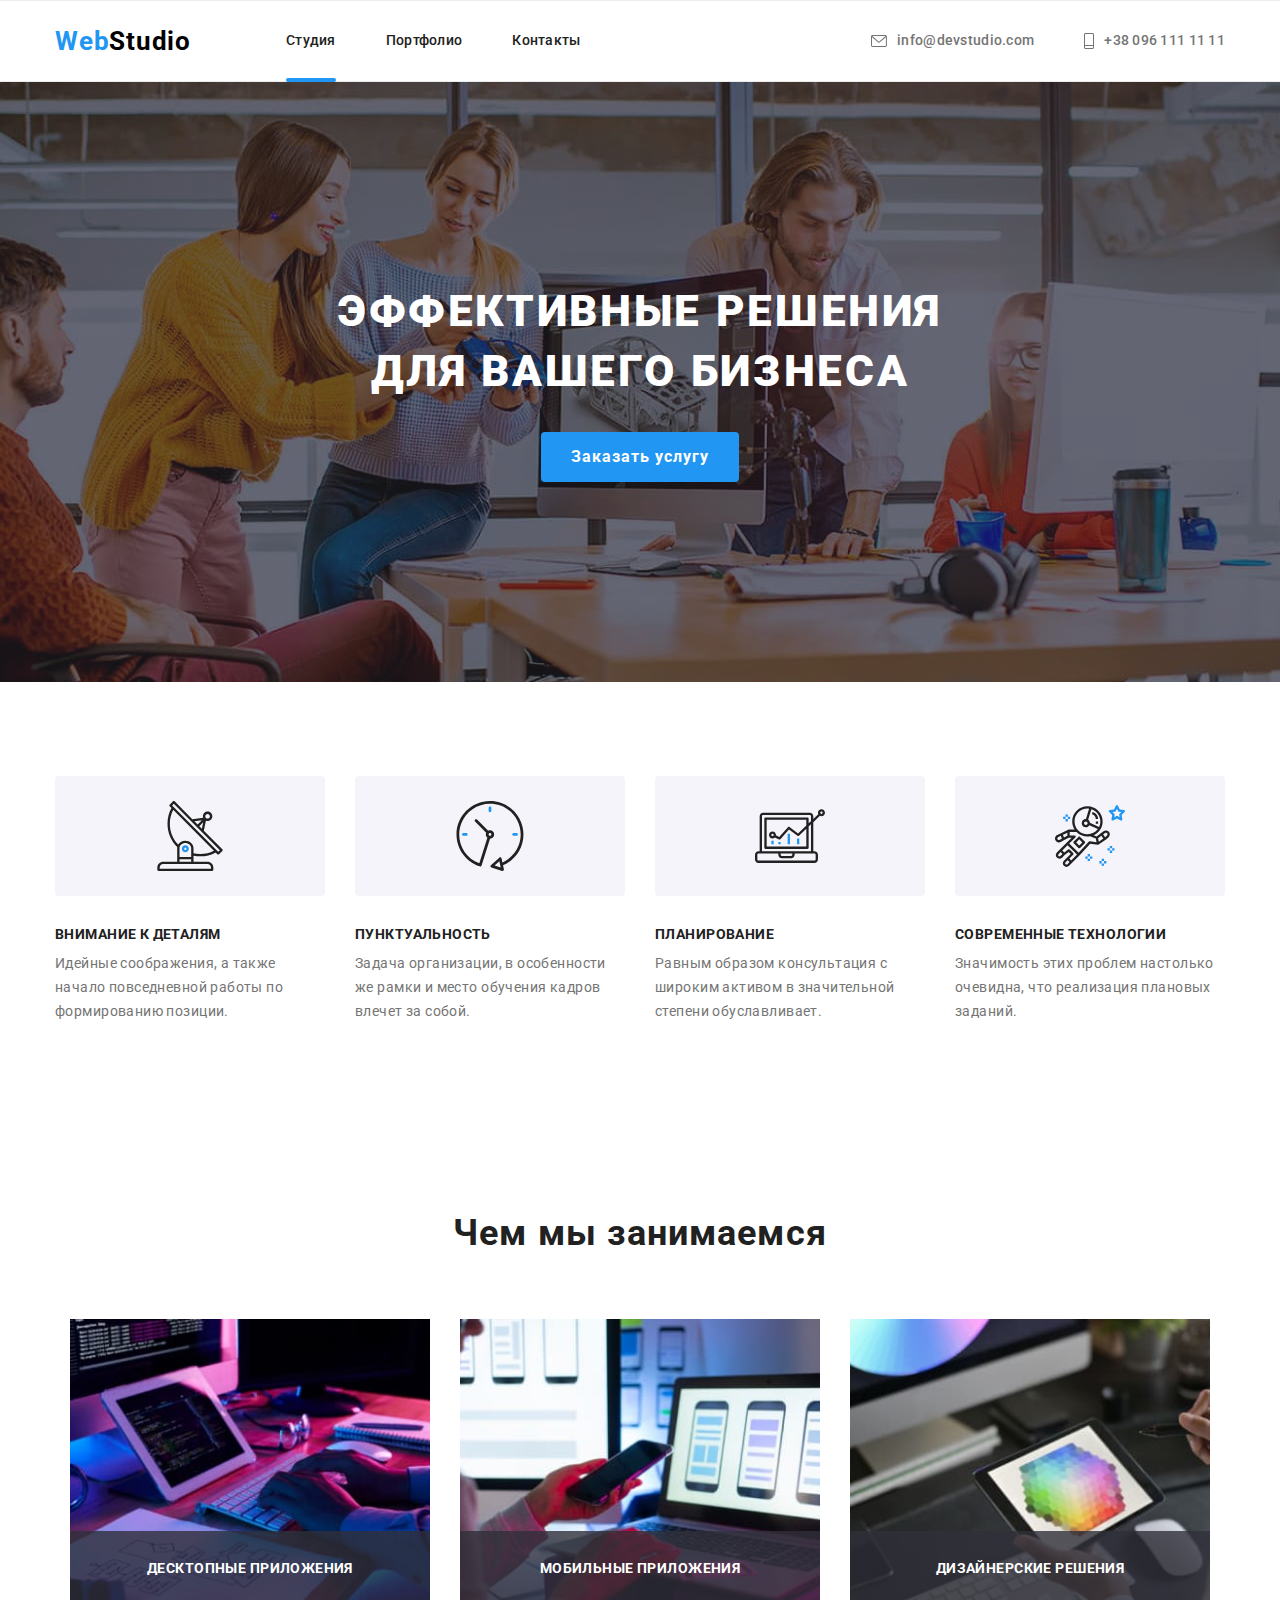
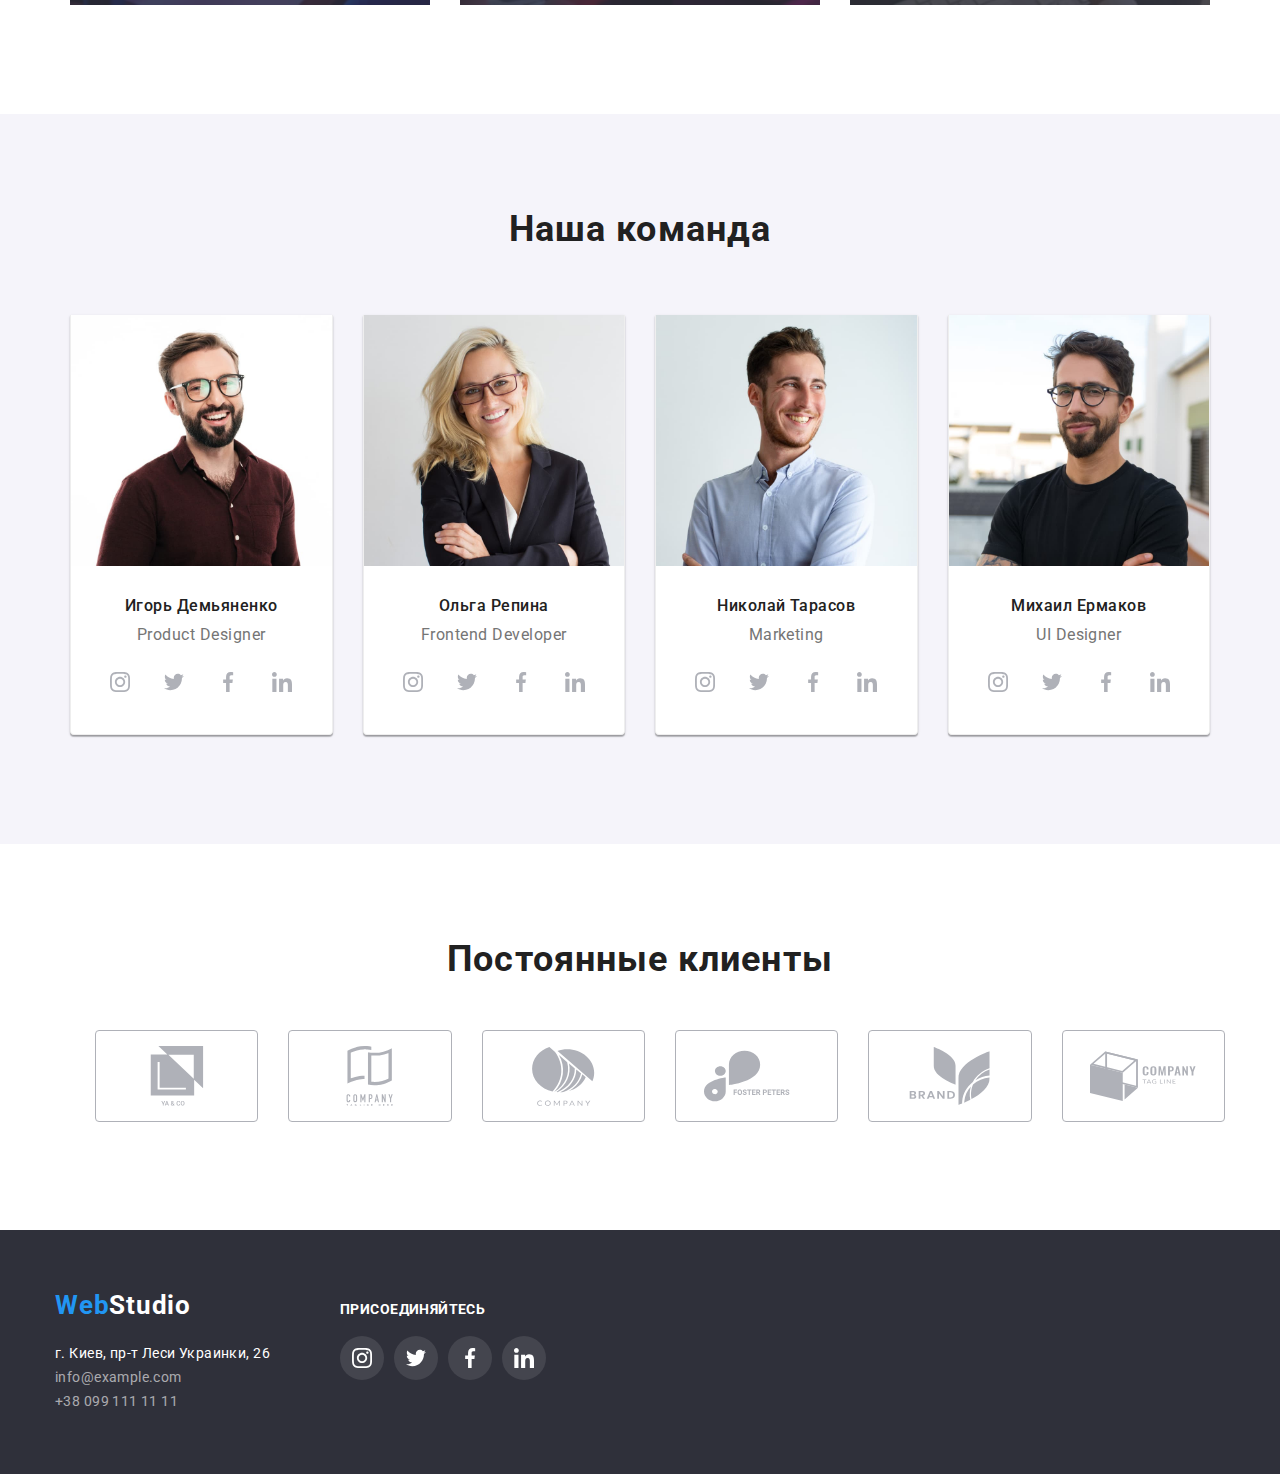
<file: index.html>
<!DOCTYPE html>
<html lang="ru">
<head>
    <meta charset="UTF-8">
    <meta http-equiv="X-UA-Compatible" content="IE=edge">
    <meta name="viewport" content="width=device-width, initial-scale=1.0">
    <title>Document</title>
    <!--Шрифты-->
    <link rel="preconnect" href="https://fonts.googleapis.com">
    <link rel="preconnect" href="https://fonts.gstatic.com" crossorigin>
    <link href="https://fonts.googleapis.com/css2?family=Raleway:wght@500&family=Roboto:wght@400;500;700;900&display=swap"
        rel="stylesheet">
    <!-- Конец шрифтов -->

    <!-- Normalize styles старт -->
    <link rel="stylesheet" href="https://cdn.jsdelivr.net/npm/modern-normalize@1.1.0/modern-normalize.min.css">
    <!-- Normalize styles конец -->

    <!--Кастомные стили-->
    <link rel="stylesheet" href="./css/styles.css">
</head>

<body data-body>

    <!--Шапка сайта-->
    
    <header class="header header-wrapper">
        <div class="container header-container">
            <nav class="header-container">
        <a class="header-logo link" href="./index.html">Web<span class="logo">Studio</span>
            </a>

        <ul class="header-list list header-color">
            <li class="header-list-item nav-site-studio"><a class="nav-link link current" href="./index.html" >Студия</a></li>
            <li class="header-list-item"><a class="nav-link link" href="./portfolio.html">Портфолио</a></li>
            <li class="header-list-item"><a class="nav-link link" href="./index.html">Контакты</a></li>
        </ul>
    </nav>

        <ul class="header-list header-contact list">
            <li class="header-cntct header-contacts-item"><a class="header-link link" href="mailto:info@devstudio.com">
            <svg class="contact-link-icon" width="16" height="12">
            <use href="./images/icons.svg#icon-envelope"></use>
        </svg>info@devstudio.com</a></li>

            <li class="header-tel-item"><a class="header-link link" href="tel:+380961111111">
            <svg class="contact-link-icon" width="10" height="16">
            <use href="./images/icons.svg#icon-telephone"></use>
        </svg>+38 096 111 11 11</a></li>

    </ul>
        </div>
            </header>



    <main>
        <!--Герой-->
<section class="hero overlay">
    <div class="container">
        <h1 class="uppertitle">Эффективные решения для вашего бизнеса</h1>
            <button class="hero-btn btn" type="button" data-modal-open>Заказать услугу</button>
        </div>
    </section>

    <!--Преимущества-->
<section class="benefits benefits-services section-distance">
    <div class="container">
        <h2 class="hidden">Преимущества</h2>
    <ul class="list benefits-us">
    
        <li class="benefits-info">
            <div class="benefits-icon-list">
                <svg class="benefits-icon" width="70" height="70"> 
                    <use href="./images/icons.svg#icon-antenna"></use>
                </svg>
            </div>
        <h3 class="benefits-about">Внимание к деталям</h3>
                <p class="benefits-description">Идейные соображения, а также начало повседневной работы по формированию позиции.</p>
        
        </li>

        <li class="benefits-info">
            <div class="benefits-icon-list">
                <svg class="benefits-icon" width="70" height="70">
                    <use href="./images/icons.svg#icon-clock"></use>
                </svg>
            </div>
        <h3 class="benefits-about">Пунктуальность</h3>

            <p class="benefits-description">Задача организации, в особенности же рамки и место обучения кадров влечет за собой.</p>

        </li>
    
        <li class="benefits-info">
            <div class="benefits-icon-list">
                <svg class="benefits-icon" width="70" height="70">
                    <use href="./images/icons.svg#icon-diagram"></use>
                </svg>
            </div>
        <h3 class="benefits-about">Планирование</h3>
        <p class="benefits-description">Равным образом консультация с широким активом в значительной степени обуславливает.</p>
    </li>

    <li class="benefits-info">
        <div class="benefits-icon-list">
            <svg class="benefits-icon" width="70" height="70">
                <use href="./images/icons.svg#icon-astronaut"></use>
            </svg>
        </div>
        <h3 class="benefits-about">Современные технологии</h3>
        <p class="benefits-description">Значимость этих проблем настолько очевидна, что реализация плановых заданий.</p>
    </li>
    </ul>
    </div>
</section>

<!--Чем занимаются-->
<section class="about section-distance">
    <div class="container">
    <h2 class="about-us">Чем мы занимаемся</h2>

<ul class="list about-img"> 
    <li class="card-img">
        <div class="img-wrapper">
        <img class="img" src="./images/foto1maket1.jpg" alt="человек печатает" width="370"> 
        <p class="desc">десктопные приложения</p>
        </div>
    </li>
    <li class="card-img">
        <div class="img-wrapper">
        <img src="./images/foto2maket1.jpg" alt="рука с телефоном" width="370">
        <p class="desc">мобильные приложения</p>
        </div>
    </li>
    <li class="card-img">
        <div class="img-wrapper">
        <img src="./images/foto3maket1.jpg" alt="планшет" width="370">
        <p class="desc">дизайнерские решения</p>
        </div>
    </li>
</ul>
    </div>
</section>

<!--Команда-->
<section class="team section-distance">
    <div class="container">
    <h2 class="team-us">Наша команда</h2>

    <ul class="list about-img card-set card-set-foto">
        <li class="team-item card-set-item team-wrapper">
            <img class="team-img" src="./images/team1maket1.jpg" alt="мужчина в коричневой рубашке" width="270">
        <div class="cards">
            <h3 class="team-employees">Игорь Демьяненко</h3>
        <p class="place-work" lang="en">Product Designer</p>

        <ul class="team-soc-list">
        
            <li class="team-soc-item">
                <a href="" class="team-soc-link">
                    <svg class="team-soc-icon" width="20px" height="20px">
                        <use href="./images/icons.svg#icon-instagram"></use>
                    </svg>
                </a>
            </li>
        
            <li class="team-soc-item">
                <a href="" class="team-soc-link">
                    <svg class="team-soc-icon" width="20px" height="20px">
                        <use href="./images/icons.svg#icon-twitter"></use>
                    </svg>
                </a>
            </li>
        
            <li class="team-soc-item">
                <a href="" class="team-soc-link">
                    <svg class="team-soc-icon" width="20px" height="20px">
                        <use href="./images/icons.svg#icon-facebook"></use>
                    </svg>
                </a>
            </li>
        
            <li class="team-soc-item">
                <a href="" class="team-soc-link">
                    <svg class="team-soc-icon" width="20px" height="20px">
                        <use href="./images/icons.svg#icon-linkedin"></use>
                    </svg>
                </a>
            </li>
        </ul>
    
    </div>

       
        </li>

        <li class="team-item card-set-item team-wrapper">
            <img class="team-img" src="./images/team2maket1.jpg" alt="женщина в очках" width="270">
        <div class="cards"><h3 class="team-employees">Ольга Репина</h3>
        <p class="place-work" lang="en">Frontend Developer</p>
            <ul class="team-soc-list">
            
                <li class="team-soc-item">
                    <a href="" class="team-soc-link">
                        <svg class="team-soc-icon" width="20px" height="20px">
                            <use href="./images/icons.svg#icon-instagram"></use>
                        </svg>
                    </a>
                </li>
            
                <li class="team-soc-item">
                    <a href="" class="team-soc-link">
                        <svg class="team-soc-icon" width="20px" height="20px">
                            <use href="./images/icons.svg#icon-twitter"></use>
                        </svg>
                    </a>
                </li>
            
                <li class="team-soc-item">
                    <a href="" class="team-soc-link">
                        <svg class="team-soc-icon" width="20px" height="20px">
                            <use href="./images/icons.svg#icon-facebook"></use>
                        </svg>
                    </a>
                </li>
            
                <li class="team-soc-item">
                    <a href="" class="team-soc-link">
                        <svg class="team-soc-icon" width="20px" height="20px">
                            <use href="./images/icons.svg#icon-linkedin"></use>
                        </svg>
                    </a>
                </li>
            
            </ul>
    </div>

       
        </li>

        <li class="team-item card-set-item team-wrapper">
            <img class="team-img" src="./images/team3maket1.jpg" alt="мужчина в светлой рубашке" width="270">
        <div class="cards"><h3 class="team-employees">Николай Тарасов</h3>
        <p class="place-work" lang="en">Marketing</p>
            <ul class="team-soc-list">
            
                <li class="team-soc-item">
                    <a href="" class="team-soc-link">
                        <svg class="team-soc-icon" width="20px" height="20px">
                            <use href="./images/icons.svg#icon-instagram"></use>
                        </svg>
                    </a>
                </li>
            
                <li class="team-soc-item">
                    <a href="" class="team-soc-link">
                        <svg class="team-soc-icon" width="20px" height="20px">
                            <use href="./images/icons.svg#icon-twitter"></use>
                        </svg>
                    </a>
                </li>
            
                <li class="team-soc-item">
                    <a href="" class="team-soc-link">
                        <svg class="team-soc-icon" width="20px" height="20px">
                            <use href="./images/icons.svg#icon-facebook"></use>
                        </svg>
                    </a>
                </li>
            
                <li class="team-soc-item">
                    <a href="" class="team-soc-link">
                        <svg class="team-soc-icon" width="20px" height="20px">
                            <use href="./images/icons.svg#icon-linkedin"></use>
                        </svg>
                    </a>
                </li>
            
            </ul>
    </div>

        
        </li>

        <li class="team-item card-set-item team-wrapper">
            <img class="team-img" src="./images/team4maket1.jpg" alt="мужчина в черной футболке" width="270">
        <div class="cards"><h3 class="team-employees">Михаил Ермаков</h3>
        <p class="place-work" lang="en">UI Designer</p>
        <ul class="team-soc-list">
        
            <li class="team-soc-item">
                <a href="" class="team-soc-link">
                    <svg class="team-soc-icon" width="20px" height="20px">
                        <use href="./images/icons.svg#icon-instagram"></use>
                    </svg>
                </a>
            </li>
        
            <li class="team-soc-item">
                <a href="" class="team-soc-link">
                    <svg class="team-soc-icon" width="20px" height="20px">
                        <use href="./images/icons.svg#icon-twitter"></use>
                    </svg>
                </a>
            </li>
        
            <li class="team-soc-item">
                <a href="" class="team-soc-link">
                    <svg class="team-soc-icon" width="20px" height="20px">
                        <use href="./images/icons.svg#icon-facebook"></use>
                    </svg>
                </a>
            </li>
        
            <li class="team-soc-item">
                <a href="" class="team-soc-link">
                    <svg class="team-soc-icon" width="20px" height="20px">
                        <use href="./images/icons.svg#icon-linkedin"></use>
                    </svg>
                </a>
            </li>
        
        </ul>
    </div>

        
    </li>
    </ul>
    </div>
</section>

    <section>
        <div class="container">
            <h2 class="regular-customers">Постоянные клиенты</h2>
            <ul class="regular-us">
                <li class="regular-info">
                    <a href="" class="regular-icon-list">
                    <svg class="regular-icon" width="106" height="60">
                        <use href="./images/icons.svg#icon-group-1"></use>
                    </svg>
                </a></li>
                <li class="regular-info">
                    <a href="" class="regular-icon-list">
                    <svg class="regular-icon" width="106" height="60">
                        <use href="./images/icons.svg#icon-group-2"></use>
                    </svg>
                </a></li>
                <li class="regular-info">
                    <a href="" class="regular-icon-list">
                    <svg class="regular-icon" width="106" height="60">
                        <use href="./images/icons.svg#icon-group-3"></use>
                    </svg>
                </a></li>
                <li class="regular-info">
                    <a href="" class="regular-icon-list">
                    <svg class="regular-icon" width="106" height="60">
                        <use href="./images/icons.svg#icon-group-4"></use>
                    </svg>
                </a></li>
                <li class="regular-info">
                    <a href="" class="regular-icon-list">
                    <svg class="regular-icon" width="106" height="60">
                        <use href="./images/icons.svg#icon-group-5"></use>
                    </svg>
                </a></li>
                <li class="regular-info">
                    <a href="" class="regular-icon-list">
                    <svg class="regular-icon" width="106" height="60">
                        <use href="./images/icons.svg#icon-group-6"></use>
                    </svg>
                </a></li>
            </ul>


        </div>
    </section>


    </main>


<!--Футер-->
    <footer class="footer">
    <div class="container footer-container">
        <div class="footer-cntct">
    <a class="footer-logo link" href="./index.html">Web<span class="footer-logo-ft">Studio</span></a>

    <address>
        <p class="address">г. Киев, пр-т Леси Украинки, 26</p>

    <ul class="list footer-contact">
    
        <li><a class="link link-footer" href="mailto:info@example.com">info@example.com</a></li>
        <li><a class="link link-footer" href="tel:+380991111111">+38 099 111 11 11</a></li>
    
    </ul>
    </address>
    </div>

    <div class="soc-links-footer-section">
        <h3 class="soc-links-footer-title">присоединяйтесь</h3>
        <ul class="soc-links-footer-list">
            <li class="soc-links-footer-item">
                <a class="soc-links-footer">
                    <svg class="soc-links-footer-link" width="20" height="20">
                        <use href="./images/icons.svg#icon-instagram"></use>
                    </svg>
                </a>
            </li>

            <li class="soc-links-footer-item">
                <a class="soc-links-footer">
                    <svg class="soc-links-footer-link" width="20" height="20">
                        <use href="./images/icons.svg#icon-twitter"></use>
                    </svg>
                </a>
            </li>

            <li class="soc-links-footer-item">
                <a class="soc-links-footer">
                    <svg class="soc-links-footer-link" width="20" height="20">
                        <use href="./images/icons.svg#icon-facebook"></use>
                    </svg>
                </a>
            </li>

            <li class="soc-links-footer-item">
                <a class="soc-links-footer">
                    <svg class="soc-links-footer-link" width="20" height="20">
                        <use href="./images/icons.svg#icon-linkedin"></use>
                    </svg>
                </a>
            </li>
            
        </ul>
    </div>

</div>
</footer>

<!-- Модальное окно -->

<div class="backdrop is-hidden" data-modal>
    <div class="modal">
        <button type="button" class="modal-close-btn" data-modal-close>
            <svg class="modal-close-btn-img" width="18" height="18">
                <use href="./images/icons.svg#icon-close-black-18dp-2-1-1"></use>
            </svg>
        </button>

    </div>
</div>
        <script src="./js/modal.js"></script>
</body>
</html>
</file>
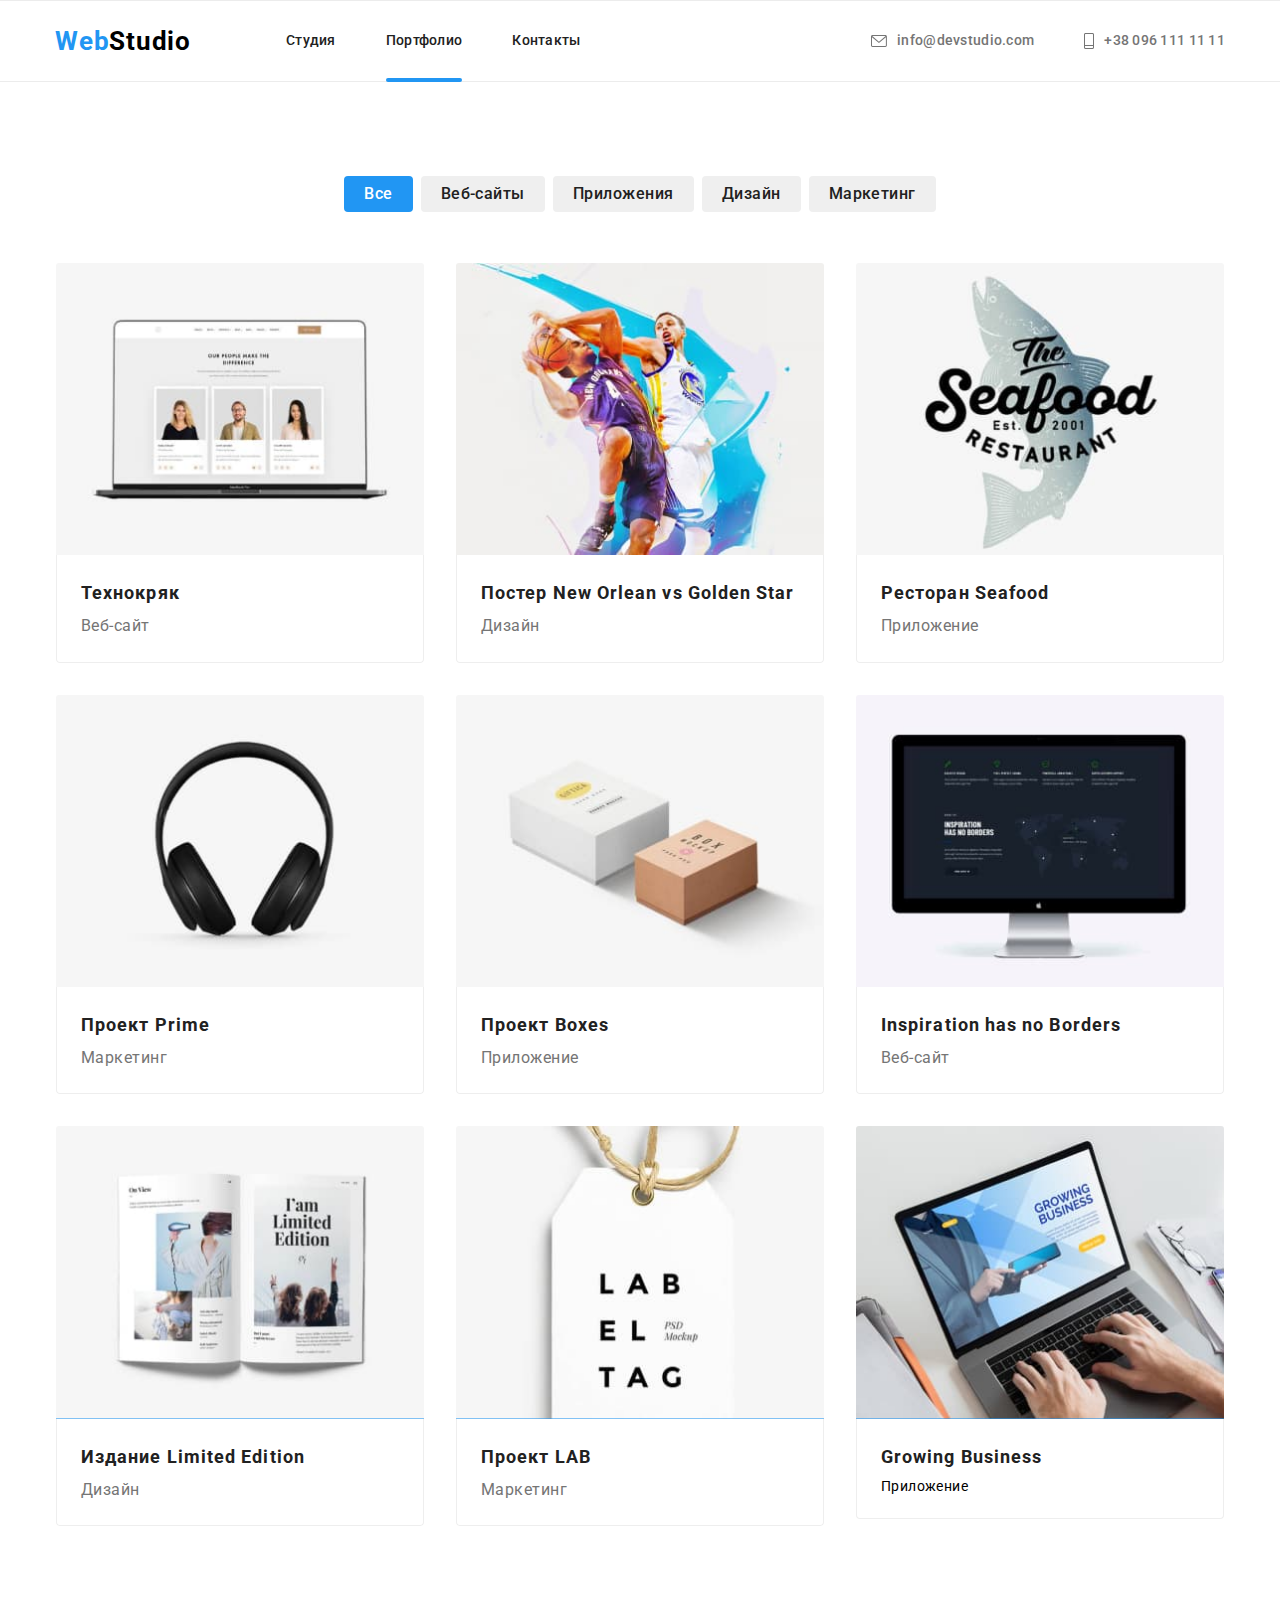
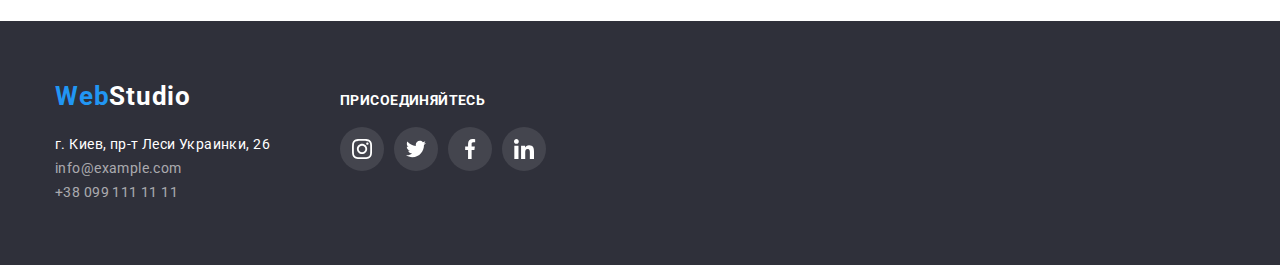
<file: portfolio.html>
<!DOCTYPE html>
<html lang="en">
<head>
    <meta charset="UTF-8">
    <meta http-equiv="X-UA-Compatible" content="IE=edge">
    <meta name="viewport" content="width=device-width, initial-scale=1.0">
    <title>Portfolio</title>
<!--Шрифты-->
<link rel="preconnect" href="https://fonts.googleapis.com">
<link rel="preconnect" href="https://fonts.gstatic.com" crossorigin>
<link href="https://fonts.googleapis.com/css2?family=Raleway:wght@500&family=Roboto:wght@400;500;700;900&display=swap"
    rel="stylesheet">
<!-- Конец шрифтов -->

<!-- Normalize styles старт -->
<link rel="stylesheet" href="https://cdn.jsdelivr.net/npm/modern-normalize@1.1.0/modern-normalize.min.css">
<!-- Normalize styles конец -->

<!-- Кастомніе стили -->
    <link rel="stylesheet" href="./css/styles.css">
    
    
    </head>

<body>
    <!--Шапка сайта-->
    
    <header class="header header-wrapper">
        <div class="container header-container">
        <nav class="header-container">
            <a class="header-logo link" href="./index.html">Web<span class="logo">Studio</span></a>

            <ul class="header-list list header-color">
                <li class="header-list-item"><a class="nav-link link" href="./index.html">Студия</a></li>
                <li class="header-list-item nav-site-portfolio"><a class="nav-link link current" href="./portfolio.html">Портфолио</a></li>
                <li class="header-list-item"><a class="nav-link link" href="./index.html">Контакты</a></li>
            </ul>
        </nav>

        <ul class="header-list header-contact list">
             <li class="header-cntct header-contacts-item"><a class="header-link link" href="mailto:info@devstudio.com">
                <svg class="contact-link-icon" width="16" height="12">
                    <use href="./images/icons.svg#icon-envelope"></use>
                </svg>info@devstudio.com</a></li>

            <li class="header-tel-item"><a class="header-link link" href="tel:+380961111111">
                <svg class="contact-link-icon" width="10" height="16">
                    <use href="./images/icons.svg#icon-telephone"></use>
                </svg>+38 096 111 11 11</a></li>
        </ul>
            </div>
                </header>

    <main>
    <section class="section-distance">
        <div class="container">
    <!--Кнопки-->
    <h1 class="hidden">Кнопки</h1>
<ul class="button-portfolio">
    <li class="button-item section-shadow"><button class="button-list btn-info current-btn" type="button">Все</button></li>
    <li class="button-item section-shadow"><button class="button-list btn-info" type="button">Веб-сайты</button></li>
    <li class="button-item section-shadow"><button class="button-list btn-info" type="button">Приложения</button></li>
    <li class="button-item section-shadow"><button class="button-list btn-info" type="button">Дизайн</button></li>
    <li class="button-item section-shadow"><button class="button-list btn-info" type="button">Маркетинг</button></li>
</ul>


<!--Список работ-->
  
    
<ul class="card-list about-img card-set">
    <li class="card-img list card-set-item">
        <div class="wrapper">
        <img class="card-link" src="./images/img1.jpg" alt="ноутбук" width="370" height="294">
        <div class="portfolio-overlay">
            <p class="portfolio-desc">Ресурс предлагает комплексные предложения
                 с разным уровнем функционала и сервисов.
                 Все это позволит посетителю получить
            исчерпывающие сведения о компании или частном лице.
        </p>
            </div>
                </div>
            <div class="team-wrapper"><h2 class="card-title">Технокряк</h2>
        <p class="card-text">Веб-сайт</p>
            </div>
                </li>
   
    <li class="card-img list card-set-item">
        <div class="wrapper">
        <img src="./images/img2.jpg" alt="баскетбол" width="370" height="294">
        <div class="portfolio-overlay">
            <p class="portfolio-desc">Ресурс предлагает комплексные предложения
                с разным уровнем функционала и сервисов.
                Все это позволит посетителю получить
                исчерпывающие сведения о компании или частном лице.
        </p>
            </div>
                </div>
             <div class="team-wrapper"><h2 class="card-title">Постер New Orlean vs Golden Star</h2>
        <p class="card-text">Дизайн</p></div>
            </li>
   
    <li class="card-img list card-set-item">
        <div class="wrapper">
        <img src="./images/img3.jpg" alt="рыба" width="370" height="294">
        <div class="portfolio-overlay">
            <p class="portfolio-desc">Ресурс предлагает комплексные предложения
                с разным уровнем функционала и сервисов.
                Все это позволит посетителю получить
                исчерпывающие сведения о компании или частном лице.
            </p>
            </div>
                </div>
            <div class="team-wrapper"><h2 class="card-title">Ресторан Seafood</h2>
        <p class="card-text">Приложение</p></div>
            </li>
    
    <li class="card-img list card-set-item">
        <div class="wrapper">
        <img src="./images/img4.jpg" alt="наушники" width="370" height="294">
        <div class="portfolio-overlay">
            <p class="portfolio-desc">Ресурс предлагает комплексные предложения
                с разным уровнем функционала и сервисов.
                Все это позволит посетителю получить
                исчерпывающие сведения о компании или частном лице.
            </p>
            </div>
                </div>
            <div class="team-wrapper"><h2 class="card-title">Проект Prime</h2>
        <p class="card-text">Маркетинг</p></div>
            </li>
    
    <li class="card-img list card-set-item">
        <div class="wrapper">
        <img src="./images/img5.jpg" alt="коробки" width="370" height="294">
        <div class="portfolio-overlay">
            <p class="portfolio-desc">Ресурс предлагает комплексные предложения
                с разным уровнем функционала и сервисов.
                Все это позволит посетителю получить
                исчерпывающие сведения о компании или частном лице.
            </p>
            </div>
                </div>
            <div class="team-wrapper"><h2 class="card-title">Проект Boxes</h2>
    <p class="card-text">Приложение</p></div>
        </li>
    
    <li class="card-img list card-set-item">
        <div class="wrapper">
        <img src="./images/img6.jpg" alt="монитор" width="370" height="294">
        <div class="portfolio-overlay">
            <p class="portfolio-desc">Ресурс предлагает комплексные предложения
                с разным уровнем функционала и сервисов.
                Все это позволит посетителю получить
                исчерпывающие сведения о компании или частном лице.
            </p>
        </div>
            </div>
        <div class="team-wrapper"><h2 class="card-title">Inspiration has no Borders</h2>
    <p class="card-text">Веб-сайт</p></div>
        </li>
    
    <li class="card-img list card-set-item">
        <div class="wrapper">
        <img src="./images/img7.jpg" alt="журнал" width="370" height="294">
        <div class="portfolio-overlay">
            <p class="portfolio-desc">Ресурс предлагает комплексные предложения
                с разным уровнем функционала и сервисов.
                Все это позволит посетителю получить
                исчерпывающие сведения о компании или частном лице.
            </p>
        </div>
            </div>
        <div class="team-wrapper"><h2 class="card-title">Издание Limited Edition</h2>
    <p class="card-text">Дизайн</p></div>
        </li>
    
    <li class="card-img list card-set-item">
        <div class="wrapper">
        <img src="./images/img8.jpg" alt="брелок" width="370" height="294">
        <div class="portfolio-overlay">
            <p class="portfolio-desc">Ресурс предлагает комплексные предложения
                с разным уровнем функционала и сервисов.
                Все это позволит посетителю получить
                исчерпывающие сведения о компании или частном лице.
            </p>
        </div>
            </div>
        <div class="team-wrapper"><h2 class="card-title">Проект LAB</h2>
    <p class="card-text">Маркетинг</p></div>
        </li>
   
    <li class="card-img list card-set-item">
        <div class="wrapper">
        <img src="./images/img9.jpg" alt="ноутбук с руками" width="370" height="294">
        <div class="portfolio-overlay">
            <p class="portfolio-desc">Ресурс предлагает комплексные предложения
                с разным уровнем функционала и сервисов.
                Все это позволит посетителю получить
                исчерпывающие сведения о компании или частном лице.
            </p>
        </div>
            </div>
        <div class="team-wrapper"><h2 class="card-title">Growing Business</h2>
    <p>Приложение</p></div>
        </li>
            </ul>
                </div>
                    </section>
                        </main>


    <!--Футер-->
<footer class="footer">
    <div class="container footer-container">
        <div class="footer-cntct">
            <a class="footer-logo link" href="./index.html">Web<span class="footer-logo-ft">Studio</span>
                </a>
            
                <address>
                <p class="address">г. Киев, пр-т Леси Украинки, 26
                </p>

                <ul class="list footer-contact">

                    <li><a class="link link-footer" href="mailto:info@example.com">info@example.com</a></li>
                    <li><a class="link link-footer" href="tel:+380991111111">+38 099 111 11 11</a></li>

                </ul>
            </address>
        </div>

        <div class="soc-links-footer-section">
            <h3 class="soc-links-footer-title">присоединяйтесь</h3>
            <ul class="soc-links-footer-list">
                <li class="soc-links-footer-item">
                    <a class="soc-links-footer">
                        <svg class="soc-links-footer-link" width="20" height="20">
                            <use href="./images/icons.svg#icon-instagram"></use>
                        </svg>
                    </a>
                </li>

                <li class="soc-links-footer-item">
                    <a class="soc-links-footer">
                        <svg class="soc-links-footer-link" width="20" height="20">
                            <use href="./images/icons.svg#icon-twitter"></use>
                        </svg>
                    </a>
                </li>

                <li class="soc-links-footer-item">
                    <a class="soc-links-footer">
                        <svg class="soc-links-footer-link" width="20" height="20">
                            <use href="./images/icons.svg#icon-facebook"></use>
                        </svg>
                    </a>
                </li>

                <li class="soc-links-footer-item">
                    <a class="soc-links-footer">
                        <svg class="soc-links-footer-link" width="20" height="20">
                            <use href="./images/icons.svg#icon-linkedin"></use>
                        </svg>
                    </a>
                </li>
            </ul>
        </div>
    </div>
</footer>
    </body>
        </html>
</file>
<file: css/styles.css>
:root {
    /* fonts */
    --main-font: "Roboto";
    --secondary-font: "Raleway";

    /* text colors */
    --accent-txt-color: #2196F3;
    --main-color-btn: #212121;
    --card-text: #757575;
    --bg-color: #2F303A;
    --color-light: #FFFFFF;


    /* bg-colors */

    /* others */

    --items: 3;
    --indent: 30px;
    --anim-slow: 250ms cubic-bezier(0.4, 0, 0.2, 1);

}


body {
    font-family: "Roboto", "Raleway", sans-serif;
    font-size: 14px;
    line-height: 1.71;
    letter-spacing: 0.03em;
    
}


/* reset */
h1,
h2,
h3,
h4,
p {
    margin: 0;
}



img {
    display: block;
    max-width: 100%;
    height: auto;
}

section {
    padding: 94px 0;
}





/* Сітка із застосуванням flex-box */

    .img-wrapper {
        position: relative;
        
    }

    .img {
        display: block;
    }

    .desc {
        position: absolute;
        padding: 27px;
        width: 100%;
       
        text-align: center;
        background: rgba(47, 48, 58, 0.8);
        margin: 0;
        bottom: 0;

        font-weight: 700;
        font-size: 14px;
        line-height: 1.43;
        text-align: center;
        letter-spacing: 0.03em;
        text-transform: uppercase;
        color: #FFFFFF;
    }


 .about-img {
    display: flex;
    padding: 0;
    margin: -15px;
    }

 .card-set {
     display: flex;
     flex-wrap: wrap;
     }

   .card-img {
        position: relative;
        overflow: hidden;
        max-width: 100%;
        padding: 0;
        margin: 15px;
        }

 .card-set-item {
    
     display: block;
     flex-basis: calc((100% - var(--indent) * var(--items)) / var(--items));
     max-width: 100%;
     height: auto;
     border-radius: 4px;
     border: 0p;
     border: 1px solid transparent;
     transition: box-shadow var(--anim-slow);
     }

    .card-set-item:hover,
    .card-set-item:focus {
        /* border: 1px solid #EEEEEE; */
        box-shadow: 0px 1px 1px rgba(0, 0, 0, 0.12), 
        0px 4px 4px rgba(0, 0, 0, 0.06), 
        1px 4px 6px rgba(0, 0, 0, 0.16);
        cursor: pointer;
    }

    .wrapper {
        position: relative;
        overflow: hidden;
    }
    
    .portfolio-overlay {
        position: absolute;
        top: 0;
        left: 0;

        transform: translateY(100%);

        width: 100%;
        height: 100%;
        display: flex;
        justify-content: center;
        align-items: center;
        
        background-color: rgba(33, 150, 243, 0.9);
        padding: 63px 24px;

        transition: transform 250ms linear;

    }

    .card-img:hover .portfolio-overlay {
        transform: translateY(0);
    }

        .portfolio-desc {

            font-style: normal;
            font-weight: 400;
            font-size: 18px;
            line-height: 1.56;
            letter-spacing: 0.03em;
            
            color: #FFFFFF;
        }


 .card-img.list.card-set-item {
     margin: 15px;
    }
 
  .card-img.list.card-set-item:nth-child(3n) {
    margin-right: 0;
    }



    .card-set-foto {
        --items: 4;
        }



/* common styles start */

        .no-scroll {
            overflow: hidden;
        }


    .link {
        text-decoration: none;


    }

    .list {
        list-style: none;
        margin: 0;
        padding: 0;
    }

/* common sryles end */

/* Header section */




.container {
    width: 1200px;
    padding-left: 15px;
    padding-right: 15px;
    margin-left: auto;
    margin-right: auto;

}



.link {
    font-weight: 500;
    font-size: 14px;
    line-height: 1.14;
    letter-spacing: 0.02em;
}

 .header-link {
     color: var(--card-text);

     
}

.header-container {
    display: flex;
    align-items: center;
}


.header-list {
    display: flex;
}



.header-contact {
    margin-left: auto
}

.header-contacts-item:not(:last-child) {
    margin-right: 50px;
}

.header-contacts-item {
    display: flex;
    align-items: center;
    justify-content: center;
}

.header-logo {
    margin-right: 95px;
}

    .header-list-item:not(:last-child) {
        margin-right: 50px;
        
}


   

    .nav-link {
        display:block;
        color: var(--main-color-btn);
        padding-top: 32px;
        padding-bottom: 32px;
        transition: color var(--anim-slow);
    }

        .header-list-item {
            position: relative;
        }

            .current::after {
                position: absolute;
                    content: "";
                    display: inline-block;
                    align-items: flex-end;
                    bottom: -1px;
                    width: 100%;
                    height: 4px;
                    left: 0;
                
                    border-radius: 2px;
                    background-color: var(--accent-txt-color);
                    color: var(--accent-txt-color);
            }
            
         


        .current-btn::after {
                position: absolute;
                content: "";
                display: inline-block;
                align-items: flex-end;
                bottom: -1px;
                width: 100%;
                height: 4px;
                left: 0;
            
                border-radius: 2px;
                color: var(--accent-txt-color);
                
                
            
        }

          
    

    .header-contact {
        font-weight: 500;
        font-size: 14px;
        line-height: 1,14;
        letter-spacing: 0.02em;
        color: var(--card-text);
    }


    .header-cntct:not(:last-child) {
        margin-right: 50px;
    }

        .header-link:hover,
        .header-link:focus {
            color: var(--accent-txt-color);
        }
    
    
        .header-link {
            padding-top: 32px;
            padding-bottom: 32px;
            display: flex;
            align-items: center;
            transition: color var(--anim-slow);
        }

        .contact-link-icon {
            margin-right: 10px;
            fill: currentColor;
        }


    /* .header-cntct::before {
        display: block;
        content: "";
        width: 16px;
        height: 12px;
        background-image: url("../images/envelope.svg");
        background-size: contain;
        background-repeat: no-repeat;
        background-position: center;
        margin-right: 10px;
        
    } */

        .header-cntct:hover,
        .header-cntct:focus {
            color: var(--accent-txt-color);
            cursor: pointer;
        }

                /* .header-tel-item::before {
                    display: block;
                        content: "";
                        width: 10px;
                        height: 16px;
                        background-image: url("../images/smartphone.svg");
                        background-size: contain;
                        background-repeat: no-repeat;
                        background-position: center;
                        margin-right: 10px;
                } */

                    .header-tel-item:hover,
                    .header-tel-item:focus {
                        color: var(--accent-txt-color);
                        cursor: pointer;
                    }


        /* .header-contacts-item::before {
            background-image: url("../images/envelope.svg");
           
        } */


    .header-logo {
        font-weight: 700;
            font-size: 26px;
            line-height: 1.19;
            letter-spacing: 0.03em;
            color: var(--accent-txt-color);
    }

        .logo {
            color: #000000;
        }

     

         .main-color-btn {
            color: var(--main-color-btn);
        }



/* Hero section */


   

    .hero {
        background-color: var(--bg-color);
        max-width: 1600px;
        margin-left: auto;
        margin-right: auto;
        height: 600px;
        padding-top: 200px;
        padding-bottom: 200px;
    
        background-image: linear-gradient(to right,
        rgba(47, 48, 58, 0.4),
        rgba(47, 48, 58, 0.4)), 
        url(../images/Hero-img.jpg);
        background-repeat: no-repeat;
        background-position: center;
        background-size: cover;
        
    }

         .uppertitle {
             font-weight: 900;
             font-size: 44px;
             line-height: 1.36;
             text-align: center;
             letter-spacing: 0.06em;
             text-transform: uppercase;
             color: var(--color-light);
             max-width: 696px;
             margin: 0 auto;
             margin-bottom: 30px;
         }

    .hidden {
        display: none;
        
    }

    


    .button-item:not(:last-child) {
        margin-right: 8px;
       
    }


    .button-portfolio {
       display: flex;
       justify-content: center;
       padding: 0;
       margin: 0;
       margin-bottom: 50px;
       
 }

    .btn {
        border-radius: 4px;

    }

    .btn-info {
        border-radius: 4px;
    }


    .hero-btn {
        padding: 10px 30px;
        font-family: inherit;
        font-weight: 700;
        font-size: 16px;
        line-height: 1.87;
        letter-spacing: 0.06em;
        color: var(--color-light);
        background-color: var(--accent-txt-color);
        transition: var(--anim-slow);
        
        
    }

    .button-list {
        padding: 5px 20px;
        font-family: inherit;
        font-weight: 500;
        font-size: 16px;
        line-height: 1.62;
        text-align: left;
        letter-spacing: 0.03em;
        color: var(--main-color-btn);

        cursor: pointer;
        transition: background-color var(--anim-slow),
        color var(--anim-slow),
        box-shadow var(--anim-slow);
    }
    

        .button-list.current-btn,
        .button-list:hover,
        .button-list:focus {
            background-color: var(--accent-txt-color);
            color: var(--color-light);
    
        }

        .section-shadow:hover,
        .section-shadow:focus {
            box-shadow: 0px 3px 1px rgba(0, 0, 0, 0.1),
                0px 1px 2px rgba(0, 0, 0, 0.08),
                0px 2px 2px rgba(0, 0, 0, 0.12);
            border-radius: 4px;
    
            cursor: pointer;
    
        }

         ul {
            list-style: none;
    }


        button {
            display:flex;
            align-items: center;
            text-align: center;
            margin: 0 auto;
            cursor: pointer;
            border: none;
    }


    

   .header {
    position: relative;
   }


    .team-wrapper {
        padding: 20px 24px;
        background: #FFFFFF;
        border: 1px solid #EEEEEE;
        border-top: none;
    }

    .header-wrapper {
        border: 1px solid #ECECEC;
        border-left: none;
        border-right: none;
    }

    .team-wrapper {
        background: #FFFFFF;
        border-radius: 0px 0px 4px 4px;
    
    }

    .team-wrapper:hover,
    .team-wrapper:focus {
       border: 1px solid transparent;
       color: #EEEEEE;
          
    }

 .card-link {
     display: block;
 }

    .card-link:hover,
    .card-link:focus {
        cursor: pointer;
        box-shadow: 0px 1px 1px rgba(0, 0, 0, 0.12),
            0px 4px 4px rgba(0, 0, 0, 0.06),
            1px 4px 6px rgba(0, 0, 0, 0.16);
            
    }

   
/* 
    .team-wrapper:hover,
    .team-wrapper:focus {
        border: 1px solid transparent;
    } */



    .cards {
        padding: 30px 0;
    }
    /* .card-img:last-child,
    .card-img:nth-child(3n) {
        margin: 0;
    } */


        .team-img {
            display:block;
            max-width:100%;
            height: auto;
        }

   
    .team-item {
        margin-right: -15px;
        width: 270px;
        margin: 15px;
        padding: 0;
        box-shadow: 0px 1px 3px rgba(0, 0, 0, 0.12), 0px 1px 1px rgba(0, 0, 0, 0.14), 0px 2px 1px rgba(0, 0, 0, 0.2);

    }


    /* .team-item:last-child {
        margin: 0;
    } */
    

    .card-title {
        font-weight: 700;
        font-size: 18px;
        line-height: 2;
        letter-spacing: 0.06em;
        
        color: var(--main-color-btn);
    }
    
        .card-text {
            font-weight: 400;
                font-size: 16px;
                line-height: 1.89;
                letter-spacing: 0.03em;
            
                color: var(--card-text);
        }

   

    .btn:hover,
    .btn:focus{
        
        background-color: #188CE8;
    }

        .regular-customers {
            font-weight: 700;
            font-size: 36px;
            line-height: 42px;
            text-align: center;
            letter-spacing: 0.03em;
    
            color: #212121;
            margin-bottom: 50px;
            }


        .regular-us {
            display:flex;
            gap: 30px;
        }


            .regular-info {
                width: 170px;
                
            }

               

                .regular-icon-list {
                    border: 1px solid #AFB1B8;
                    border-radius: 4px;
                    display: flex;
                    justify-content: center;
                    align-items: center;
                    height: 92px;
                    outline: none;
                    transition: border var(--anim-slow);
                    
                }

                .regular-icon-list:hover,
                .regular-icon-list:focus {
                    border: 1px solid var(--accent-txt-color);
                }

                .regular-icon {
                    fill: rgba(175, 177, 184, 1);
                    transition: fill var(--anim-slow);
                
                }

                 

                .regular-icon-list:hover .regular-icon,
                .regular-icon-list:focus .regular-icon {
                    fill: var(--accent-txt-color);
                
                }

                

            


    .benefits-us {
        display: flex;
        justify-content: space-between;


}

    .benefits-info {
        width: 270px;
        flex-basis: calc((100% - 90px) / 4);
    }

    .benefits-icon {
        width: 70px;
        height: 70px;

    }

        .benefits-icon-list {
            width: 270px;
            height: 120px;
            background: #F5F4FA;
            border-radius: 4px;

            display: flex;
            justify-content: center;
            align-items: center;
            margin-bottom: 30px;
            
        }


    .benefits-about {
            margin-bottom: 10px;
            font-weight: 700;
            font-size: 14px;
            line-height: 16px;
            letter-spacing: 0.03em;
            text-transform: uppercase;
        
            color: var(--main-color-btn);
    }

    .benefits-description {
            font-weight: 400;
            font-size: 14px;
            line-height: 1.71;
            letter-spacing: 0.03em;
            color: var(--card-text);
    }

    .about-us {
            font-weight: 700;
            font-size: 36px;
            line-height: 1.17;
            text-align: center;
            letter-spacing: 0.03em;
            color: var(--main-color-btn);
            margin-bottom: 50px;
    }
  

    .team {
        padding: 94px 0;
        background: #F5F4FA;
    }

        .team-us {
            font-weight: 700;
            font-size: 36px;
            line-height: 42px;
            text-align: center;
            letter-spacing: 0.03em;
            
            color: var(--main-color-btn);
           margin-bottom: 50px;

        }




        .team-employees {
            font-weight: 500;
            font-size: 16px;
            line-height: 1.19;
            text-align: center;
            letter-spacing: 0.03em;

            color: var(--main-color-btn);
            margin-bottom: 10px;
        }


            .place-work {
                
                font-weight: 400;
                font-size: 16px;
                line-height: 1.19;
                text-align: center;
                letter-spacing: 0.03em;
                color:var(--card-text);
                margin-bottom: 16px;
            }


            .team-soc-link {
                display: flex;
                justify-content: center;
            }

                  .team-soc-item + .team-soc-item {
                       margin-left: 10px;
                   }

            .team-soc-link {
                width: 44px;
                height: 44px;
                border-radius: 50%;
                background-color: #fff;
                display: flex;
                justify-content: center;
                align-items: center;
                transition: background-color var(--anim-slow);
            }

            .team-soc-link:hover,
            .team-soc-link:focus {
                background-color: var(--accent-txt-color);
                
            }

            .team-soc-icon {
                fill: #AFB1B8;
                transition: fill var(--anim-slow);
            }


            .team-soc-link:hover .team-soc-icon,
            .team-soc-link:focus .team-soc-icon {
                fill: #FFFFFF;

            }

            .team-soc-list {
                display: flex;
                justify-content: center;
                padding: 0;
            }

            
            .footer-cntct {
                margin-right: 70px;
            }




    .footer {
        padding: 60px 0;
        background-color: var(--bg-color);
    }

    .footer-logo {
        font-weight: 700;
        font-size: 26px;
        line-height: 1.19;
        letter-spacing: 0.03em;
        color: var(--accent-txt-color);
       
    }

    .address {
        margin-top: 20px;
    }
     
     .link:hover,
     .link:focus {
        color: var(--accent-txt-color);
     }

     .footer-logo-ft {
        color: var(--color-light);
        
     }

     .address {
        font-style: normal;
        font-weight: 400;
        font-size: 14px;
        line-height: 1.71;
        letter-spacing: 0.03em;
        color: var(--color-light);
     }

     .link-footer {
        font-style: normal;
        font-weight: 400;
        font-size: 14px;
        line-height: 1.71;
        letter-spacing: 0.03em;
        color: rgba(255, 255, 255, 0.6);
        transition: color var(--anim-slow);

     }
    
     .footer-contact {
            text-decoration: none;
     }


     .soc-links-footer-list {
        display: flex;
        gap: 10px;
        padding: 0;
     }

     .soc-links-footer {
        width: 44px;
        height: 44px;
        border-radius: 50%;

        background: rgba(255, 255, 255, 0.1);
        display: flex;
        justify-content: center;
        align-items: center;
        fill: #FFFFFF;
        transition: background var(--anim-slow), fill var(--anim-slow);

     }



     .soc-links-footer:hover,
     .soc-links-footer:focus {
        background: var(--accent-txt-color);
        fill: #FFFFFF;
        cursor: pointer;
     }

     .footer-container {
        display: flex;
        align-items: baseline;
        
     }

     .soc-links-footer-title {
        font-size: 14px;
        text-transform: uppercase;
        
            color: #FFFFFF;
     }

        


     /* Modal window */

     .backdrop {
        position: fixed;
        top: 0;
        left: 0;
        width: 100%;
        height: 100%;
        z-index: 1000;

        background-color: rgba(0, 0, 0, 0.2);
        transition: opacity 250ms linear,
        visibility 250ms linear;
     }


     .backdrop.is-hidden {
            opacity: 0;
            visibility: hidden;
            pointer-events: none;
     }


     .modal {
        position: absolute;
        top: 50%;
        left: 50%;
        transform: translate(-50%, -50%);

        min-width: 528px;
        min-height: 581px;
        background-color: rgba(255, 255, 255, 1);
        border-radius: 4px;
        box-shadow: 0px 1px 3px rgba(0, 0, 0, 0.12),
         0px 1px 1px rgba(0, 0, 0, 0.14),
          0px 2px 1px rgba(0, 0, 0, 0.2);
        transition: cubic-bezier(0.4, 0, 0.2, 1);
    }
    

    .modal-close-btn {
        position: absolute;
        top: 8px;
        right: 8px;
        width: 30px;
        height: 30px;

        background: white;
        border-radius: 50%;
        border: 1px solid rgba(0, 0, 0, 0.1);
        display: flex;
        align-items: center;
        justify-content: center;
        cursor: pointer;

    }
</file>
